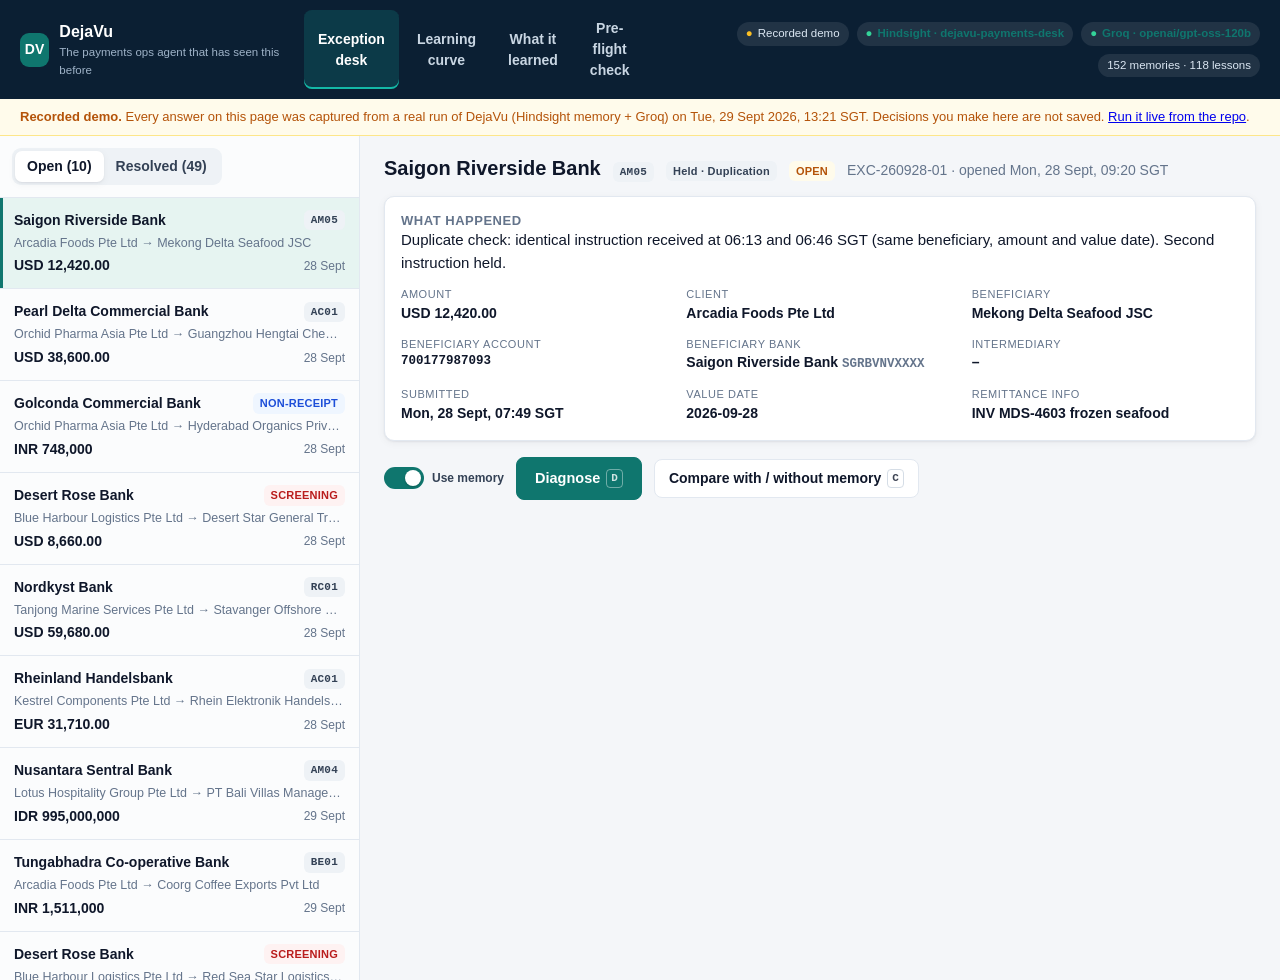
<file: docs/demo/index.html>
<!doctype html>
<html lang="en">
<head>
  <meta charset="utf-8">
  <meta name="viewport" content="width=device-width, initial-scale=1">
  <title>DejaVu · Payment Exceptions Desk</title>
  <link rel="icon" href="data:image/svg+xml,<svg xmlns='http://www.w3.org/2000/svg' viewBox='0 0 64 64'><rect width='64' height='64' rx='14' fill='%230f766e'/><text x='32' y='43' font-size='30' text-anchor='middle' fill='white' font-family='Arial' font-weight='700'>DV</text></svg>">
  <link rel="stylesheet" href="styles.css">
</head>
<body>
  <header class="topbar">
    <div class="brand">
      <div class="logo" aria-hidden="true">DV</div>
      <div>
        <div class="brand-name">DejaVu</div>
        <div class="brand-tag">The payments ops agent that has seen this before</div>
      </div>
    </div>
    <nav class="tabs" role="tablist">
      <button class="tab active" data-tab="desk" role="tab">Exception desk</button>
      <button class="tab" data-tab="curve" role="tab">Learning curve</button>
      <button class="tab" data-tab="learned" role="tab">What it learned</button>
      <button class="tab" data-tab="precheck" role="tab">Pre-flight check</button>
    </nav>
    <div class="status" id="status"></div>
  </header>
  <div id="offline-banner" class="banner hidden"></div>

  <main>
    <!-- ================= DESK ================= -->
    <section id="tab-desk" class="tab-panel active">
      <aside class="queue">
        <div class="queue-head">
          <div class="seg" role="group" aria-label="Queue filter">
            <button class="seg-btn active" data-filter="open">Open <span id="count-open"></span></button>
            <button class="seg-btn" data-filter="resolved">Resolved <span id="count-resolved"></span></button>
          </div>
        </div>
        <div id="queue-list" class="queue-list"></div>
      </aside>
      <section class="case" id="case-panel">
        <div class="empty">Select an exception from the queue.</div>
      </section>
    </section>

    <!-- ================= LEARNING CURVE ================= -->
    <section id="tab-curve" class="tab-panel">
      <div class="panel-wrap" id="curve-panel"></div>
    </section>

    <!-- ================= WHAT IT LEARNED ================= -->
    <section id="tab-learned" class="tab-panel">
      <div class="panel-wrap learned-grid">
        <div class="card">
          <div class="card-head">
            <h2>Lessons <span class="muted small">Hindsight observations, consolidated automatically</span></h2>
            <button class="btn ghost" id="reload-lessons">Reload</button>
          </div>
          <div id="lessons"></div>
        </div>
        <div class="card">
          <div class="card-head">
            <h2>Playbook <span class="muted small">a mental model that rewrites itself</span></h2>
            <button class="btn ghost" id="refresh-playbook">Refresh now</button>
          </div>
          <div id="playbook-meta" class="muted small"></div>
          <div id="playbook" class="markdown"></div>
        </div>
        <div class="card span-2">
          <div class="card-head"><h2>Ask DejaVu <span class="muted small">Hindsight reflect, with the desk's hard rules applied</span></h2></div>
          <form id="ask-form" class="ask-row">
            <input id="ask-input" type="text" placeholder="e.g. What goes wrong with payments to Golconda Commercial Bank?" autocomplete="off">
            <button class="btn primary" type="submit">Ask</button>
          </form>
          <div class="chips" id="ask-suggestions"></div>
          <div id="ask-answer"></div>
        </div>
      </div>
    </section>

    <!-- ================= PRE-FLIGHT ================= -->
    <section id="tab-precheck" class="tab-panel">
      <div class="panel-wrap precheck-grid">
        <div class="card">
          <div class="card-head"><h2>Check a payment before it is sent</h2></div>
          <p class="muted">DejaVu reflects over every exception the desk has resolved and warns you about what is likely to go wrong.</p>
          <div class="chips" id="precheck-presets"></div>
          <form id="precheck-form" class="form-grid">
            <label>Client<select name="client" id="pc-client"></select></label>
            <label>Beneficiary<input name="beneficiary" required></label>
            <label>Beneficiary bank<select name="beneficiary_bank" id="pc-bank"></select></label>
            <label>Intermediary (optional)<select name="intermediary" id="pc-inter"></select></label>
            <label>Currency<select name="currency">
              <option>USD</option><option>INR</option><option>IDR</option><option>EUR</option><option>GBP</option>
              <option>MYR</option><option>PHP</option><option>AED</option></select></label>
            <label>Amount<input name="amount" type="number" min="1" step="0.01" required></label>
            <label>Submit time (SGT)<input name="submit_time_sgt" type="time" value="10:00" required></label>
            <label>Submit date<input name="submit_date" type="date"></label>
            <label>Beneficiary account<input name="beneficiary_account"></label>
            <label class="span-2">Remittance info<input name="remittance_info"></label>
            <div class="span-2"><button class="btn primary" type="submit">Run pre-flight check</button></div>
          </form>
        </div>
        <div class="card" id="precheck-result">
          <div class="empty small">Results appear here.</div>
        </div>
      </div>
    </section>
  </main>

  <div id="toast" class="toast hidden" role="status" aria-live="polite"></div>

  <script src="vendor/chart.umd.min.js"></script>
  <script src="vendor/marked.min.js"></script>
  <script src="vendor/purify.min.js"></script>
  <script>window.DEJAVU_STATIC = true;</script>
  <script src="app.js"></script>
</body>
</html>
</file>
<file: docs/demo/styles.css>
:root {
  --bg: #f4f6f9;
  --panel: #ffffff;
  --ink: #0f172a;
  --ink-2: #334155;
  --muted: #64748b;
  --line: #e2e8f0;
  --navy: #0b1f33;
  --teal: #0f766e;
  --teal-2: #14b8a6;
  --teal-bg: #ecfdf5;
  --amber: #b45309;
  --amber-bg: #fffbeb;
  --red: #b91c1c;
  --red-bg: #fef2f2;
  --blue: #1d4ed8;
  --blue-bg: #eff6ff;
  --radius: 10px;
  --shadow: 0 1px 2px rgba(15, 23, 42, .06), 0 2px 8px rgba(15, 23, 42, .05);
  --font: -apple-system, BlinkMacSystemFont, "Segoe UI", Roboto, Inter, "Helvetica Neue", Arial, sans-serif;
  --mono: ui-monospace, SFMono-Regular, Menlo, Consolas, monospace;
}

* { box-sizing: border-box; }
html, body { margin: 0; height: 100%; }
body { background: var(--bg); color: var(--ink); font: 14px/1.5 var(--font); }
h1, h2, h3 { margin: 0; line-height: 1.25; }
h2 { font-size: 15px; font-weight: 650; }
h3 { font-size: 13px; font-weight: 650; text-transform: uppercase; letter-spacing: .04em; color: var(--muted); }
.muted { color: var(--muted); }
.small { font-size: 12px; font-weight: 400; }
.hidden { display: none !important; }
code, .mono { font-family: var(--mono); font-size: 12.5px; }

/* ---------- top bar ---------- */
.topbar {
  display: flex; align-items: center; gap: 24px; padding: 10px 20px;
  background: var(--navy); color: #fff; position: sticky; top: 0; z-index: 10;
}
.brand { display: flex; align-items: center; gap: 10px; min-width: 260px; }
.logo { width: 34px; height: 34px; border-radius: 9px; background: var(--teal); display: grid; place-items: center; font-weight: 800; letter-spacing: .02em; }
.brand-name { font-weight: 750; font-size: 16px; }
.brand-tag { font-size: 11.5px; color: #9fb3c8; }
.tabs { display: flex; gap: 4px; flex: 1; }
.tab { background: transparent; color: #c9d6e3; border: 0; padding: 8px 14px; border-radius: 8px; font: inherit; font-weight: 550; cursor: pointer; }
.tab:hover { background: rgba(255,255,255,.07); color: #fff; }
.tab.active { background: rgba(20, 184, 166, .18); color: #fff; box-shadow: inset 0 -2px 0 var(--teal-2); }
.status { display: flex; gap: 8px; flex-wrap: wrap; justify-content: flex-end; }
.pill { font-size: 11.5px; padding: 3px 9px; border-radius: 999px; background: rgba(255,255,255,.09); color: #dbe7f3; white-space: nowrap; }
.pill.ok::before { content: "●"; color: #34d399; margin-right: 5px; }
.pill.warn::before { content: "●"; color: #fbbf24; margin-right: 5px; }
.pill.bad::before { content: "●"; color: #f87171; margin-right: 5px; }
.banner { background: var(--amber-bg); color: var(--amber); border-bottom: 1px solid #fde68a; padding: 8px 20px; font-size: 13px; }

/* ---------- layout ---------- */
main { height: calc(100vh - 56px); }
.tab-panel { display: none; height: 100%; }
.tab-panel.active { display: flex; }
.panel-wrap { flex: 1; overflow: auto; padding: 20px; }
.card { background: var(--panel); border: 1px solid var(--line); border-radius: var(--radius); box-shadow: var(--shadow); padding: 16px; }
.card + .card { margin-top: 14px; }
.card-head { display: flex; align-items: center; justify-content: space-between; gap: 12px; margin-bottom: 10px; }
.empty { color: var(--muted); padding: 40px; text-align: center; }
.span-2 { grid-column: span 2; }

/* ---------- buttons ---------- */
.btn { font: inherit; font-weight: 600; border-radius: 8px; padding: 8px 14px; border: 1px solid var(--line); background: #fff; color: var(--ink); cursor: pointer; display: inline-flex; align-items: center; gap: 6px; }
.btn:hover { border-color: #cbd5e1; background: #f8fafc; }
.btn:disabled { opacity: .55; cursor: progress; }
.btn.primary { background: var(--teal); border-color: var(--teal); color: #fff; }
.btn.primary:hover { background: #0d6b64; }
.btn.danger { background: var(--red); border-color: var(--red); color: #fff; }
.btn.ghost { background: transparent; }
.btn.big { padding: 10px 18px; font-size: 14.5px; }
.kbd { font-family: var(--mono); font-size: 11px; border: 1px solid rgba(255,255,255,.5); border-radius: 4px; padding: 0 4px; opacity: .8; }
.btn:not(.primary) .kbd { border-color: #cbd5e1; }

/* ---------- queue ---------- */
.queue { width: 360px; min-width: 300px; border-right: 1px solid var(--line); background: #fbfcfd; display: flex; flex-direction: column; }
.queue-head { padding: 12px; border-bottom: 1px solid var(--line); }
.seg { display: inline-flex; background: #eef2f6; border-radius: 9px; padding: 3px; }
.seg-btn { border: 0; background: transparent; font: inherit; font-weight: 600; padding: 5px 12px; border-radius: 7px; cursor: pointer; color: var(--ink-2); }
.seg-btn.active { background: #fff; box-shadow: var(--shadow); color: var(--ink); }
.queue-list { overflow: auto; flex: 1; }
.qitem { padding: 12px 14px; border-bottom: 1px solid var(--line); cursor: pointer; display: grid; gap: 3px; }
.qitem:hover { background: #f1f5f9; }
.qitem.active { background: #e6f4f1; box-shadow: inset 3px 0 0 var(--teal); }
.qrow { display: flex; justify-content: space-between; gap: 8px; align-items: center; }
.qbank { font-weight: 650; }
.qsub { color: var(--muted); font-size: 12.5px; white-space: nowrap; overflow: hidden; text-overflow: ellipsis; }
.amount { font-variant-numeric: tabular-nums; font-weight: 600; }

/* ---------- badges ---------- */
.badge { display: inline-flex; align-items: center; gap: 4px; font-size: 11px; font-weight: 700; letter-spacing: .02em; padding: 2px 7px; border-radius: 6px; background: #eef2f6; color: var(--ink-2); white-space: nowrap; }
.badge.code { font-family: var(--mono); }
.badge.red { background: var(--red-bg); color: var(--red); }
.badge.amber { background: var(--amber-bg); color: var(--amber); }
.badge.teal { background: var(--teal-bg); color: var(--teal); }
.badge.blue { background: var(--blue-bg); color: var(--blue); }

/* ---------- case detail ---------- */
.case { flex: 1; overflow: auto; padding: 20px 24px 60px; }
.case-title { display: flex; align-items: baseline; gap: 12px; flex-wrap: wrap; margin-bottom: 14px; }
.case-title h1 { font-size: 20px; }
.what { font-size: 15px; }
.kv { display: grid; grid-template-columns: repeat(3, minmax(0, 1fr)); gap: 12px 18px; margin-top: 12px; }
.kv div { min-width: 0; }
.kv .k { font-size: 11px; text-transform: uppercase; letter-spacing: .05em; color: var(--muted); }
.kv .v { font-weight: 550; overflow-wrap: anywhere; }
.tracker { margin-top: 10px; padding: 8px 10px; background: var(--blue-bg); color: var(--blue); border-radius: 8px; font-size: 13px; }
.actions { display: flex; align-items: center; gap: 12px; flex-wrap: wrap; margin: 16px 0; }
.switch { display: inline-flex; align-items: center; gap: 8px; cursor: pointer; user-select: none; font-weight: 600; }
.switch input { display: none; }
.switch .track { width: 40px; height: 22px; border-radius: 999px; background: #cbd5e1; position: relative; transition: background .15s; }
.switch .track::after { content: ""; position: absolute; top: 3px; left: 3px; width: 16px; height: 16px; border-radius: 50%; background: #fff; transition: left .15s; box-shadow: 0 1px 2px rgba(0,0,0,.2); }
.switch input:checked + .track { background: var(--teal); }
.switch input:checked + .track::after { left: 21px; }

.diag { border-left: 4px solid var(--teal); }
.diag.off { border-left-color: #94a3b8; }
.diag-head { display: flex; justify-content: space-between; gap: 16px; align-items: flex-start; flex-wrap: wrap; }
.diag-rc { font-size: 18px; font-weight: 750; }
.diag-code { font-family: var(--mono); font-size: 12px; color: var(--muted); }
.conf { min-width: 180px; }
.conf-bar { height: 8px; background: #e2e8f0; border-radius: 999px; overflow: hidden; margin-top: 4px; }
.conf-fill { height: 100%; background: var(--teal); border-radius: 999px; transition: width .4s; }
.conf-fill.mid { background: #d97706; }
.conf-fill.low { background: #94a3b8; }
.section { margin-top: 14px; }
.section p { margin: 4px 0 0; }
.evidence { display: grid; gap: 8px; margin-top: 6px; }
.ev { border: 1px solid var(--line); border-radius: 8px; padding: 8px 10px; background: #fcfdfd; }
.ev-top { display: flex; gap: 8px; align-items: center; flex-wrap: wrap; }
.ev-why { color: var(--ink-2); margin-top: 2px; }
.ev details summary { cursor: pointer; color: var(--muted); font-size: 12px; margin-top: 4px; }
.ev pre, .memtext { white-space: pre-wrap; font-family: var(--font); font-size: 12.5px; color: var(--ink-2); margin: 6px 0 0; }
.draft { position: relative; background: #f8fafc; border: 1px dashed #cbd5e1; border-radius: 8px; padding: 10px 12px; white-space: pre-wrap; }
.copy { position: absolute; top: 6px; right: 6px; font-size: 11px; padding: 3px 8px; }
.notes { margin-top: 12px; display: grid; gap: 6px; }
.note { padding: 8px 10px; border-radius: 8px; font-size: 13px; }
.note.guard { background: var(--red-bg); color: var(--red); }
.note.warn { background: var(--amber-bg); color: var(--amber); }
.meta { margin-top: 14px; color: var(--muted); font-size: 12px; display: flex; gap: 14px; flex-wrap: wrap; }
.resolve-bar { display: flex; gap: 10px; align-items: center; flex-wrap: wrap; margin-top: 16px; padding-top: 14px; border-top: 1px solid var(--line); }
.resolve-form { display: grid; gap: 10px; margin-top: 12px; }
select, input, textarea { font: inherit; border: 1px solid #cbd5e1; border-radius: 8px; padding: 8px 10px; background: #fff; color: var(--ink); width: 100%; }
textarea { min-height: 70px; resize: vertical; }
label { display: grid; gap: 4px; font-size: 12px; font-weight: 600; color: var(--ink-2); }
.compare { display: grid; grid-template-columns: 1fr 1fr; gap: 14px; }
.compare .card + .card { margin-top: 0; }
.col-title { font-size: 12px; font-weight: 700; text-transform: uppercase; letter-spacing: .05em; margin-bottom: 8px; }
.col-title.on { color: var(--teal); }
.col-title.off { color: #64748b; }
.resolved-box { background: var(--teal-bg); border: 1px solid #a7f3d0; border-radius: 8px; padding: 10px 12px; margin-top: 12px; }
.spinner { width: 16px; height: 16px; border: 2px solid rgba(255,255,255,.4); border-top-color: #fff; border-radius: 50%; animation: spin .8s linear infinite; display: inline-block; }
.btn:not(.primary) .spinner { border-color: #cbd5e1; border-top-color: var(--teal); }
@keyframes spin { to { transform: rotate(360deg); } }
.thinking { display: flex; align-items: center; gap: 10px; color: var(--muted); padding: 18px; }
.thinking .spinner { border-color: #cbd5e1; border-top-color: var(--teal); }

/* ---------- learning curve ---------- */
.kpis { display: grid; grid-template-columns: repeat(4, minmax(0, 1fr)); gap: 14px; margin-bottom: 14px; }
.kpis .card + .card { margin-top: 0; }
.kpi .label { font-size: 12px; color: var(--muted); font-weight: 600; }
.kpi .value { font-size: 26px; font-weight: 800; margin-top: 2px; font-variant-numeric: tabular-nums; }
.kpi .vs { font-size: 13px; color: var(--muted); }
.kpi .value .off { color: #94a3b8; font-size: 18px; font-weight: 700; }
.chart-box { height: 360px; position: relative; }
.ticker { display: flex; gap: 10px; align-items: center; flex-wrap: wrap; min-height: 28px; font-size: 13px; margin-top: 8px; }
table { width: 100%; border-collapse: collapse; font-size: 12.5px; }
th, td { text-align: left; padding: 7px 8px; border-bottom: 1px solid var(--line); vertical-align: top; }
th { font-size: 11px; text-transform: uppercase; letter-spacing: .04em; color: var(--muted); position: sticky; top: 0; background: #fff; }
.ok { color: var(--teal); font-weight: 700; }
.no { color: var(--red); font-weight: 700; }
.table-wrap { max-height: 420px; overflow: auto; }

/* ---------- learned ---------- */
.learned-grid { display: grid; grid-template-columns: 1fr 1fr; gap: 14px; align-content: start; }
.learned-grid .card + .card { margin-top: 0; }
.lesson { padding: 10px 0; border-bottom: 1px solid var(--line); display: grid; grid-template-columns: auto 1fr; gap: 10px; }
.lesson:last-child { border-bottom: 0; }
.proof { font-weight: 800; color: var(--teal); background: var(--teal-bg); border-radius: 8px; padding: 4px 8px; font-size: 12px; height: fit-content; white-space: nowrap; }
.markdown { font-size: 13.5px; }
.markdown h1 { font-size: 17px; margin: 8px 0; }
.markdown h2 { font-size: 15px; margin: 14px 0 6px; }
.markdown h3 { font-size: 13.5px; margin: 12px 0 4px; text-transform: none; letter-spacing: 0; color: var(--ink); }
.markdown ul { padding-left: 20px; margin: 6px 0; }
.markdown p { margin: 6px 0; }
.ask-row { display: flex; gap: 10px; }
.chips { display: flex; gap: 8px; flex-wrap: wrap; margin: 10px 0; }
.chip { font: inherit; font-size: 12.5px; border: 1px solid var(--line); background: #f8fafc; border-radius: 999px; padding: 5px 11px; cursor: pointer; color: var(--ink-2); }
.chip:hover { border-color: var(--teal); color: var(--teal); }
.answer { margin-top: 10px; }
.based-on { margin-top: 10px; display: flex; gap: 8px; flex-wrap: wrap; align-items: center; }

/* ---------- pre-flight ---------- */
.precheck-grid { display: grid; grid-template-columns: minmax(0, 1.1fr) minmax(0, 1fr); gap: 14px; align-content: start; }
.precheck-grid .card + .card { margin-top: 0; }
.form-grid { display: grid; grid-template-columns: 1fr 1fr; gap: 12px; }
.risk { font-size: 20px; font-weight: 800; text-transform: uppercase; }
.risk.high { color: var(--red); }
.risk.medium { color: var(--amber); }
.risk.low { color: var(--teal); }
.warning { border: 1px solid var(--line); border-left: 4px solid var(--amber); border-radius: 8px; padding: 10px 12px; margin-top: 10px; }
.warning.high { border-left-color: var(--red); }
.warning.low { border-left-color: var(--teal); }
.warning .fix { margin-top: 6px; color: var(--teal); font-weight: 600; }

/* ---------- toast ---------- */
.toast { position: fixed; bottom: 22px; left: 50%; transform: translateX(-50%); background: var(--navy); color: #fff; padding: 10px 16px; border-radius: 10px; box-shadow: 0 8px 24px rgba(0,0,0,.2); font-weight: 600; z-index: 50; max-width: 90vw; }
.toast.ok { background: var(--teal); }
.toast.bad { background: var(--red); }

@media (max-width: 1100px) {
  .kv { grid-template-columns: repeat(2, minmax(0, 1fr)); }
  .kpis { grid-template-columns: repeat(2, minmax(0, 1fr)); }
  .learned-grid, .precheck-grid, .compare { grid-template-columns: 1fr; }
  .span-2 { grid-column: auto; }
  .brand { min-width: 0; }
  .brand-tag { display: none; }
}
@media (max-width: 760px) {
  .topbar { flex-wrap: wrap; gap: 10px; }
  main { height: auto; }
  .tab-panel.active { flex-direction: column; }
  .queue { width: 100%; max-height: 40vh; }
  .form-grid { grid-template-columns: 1fr; }
}
</file>
